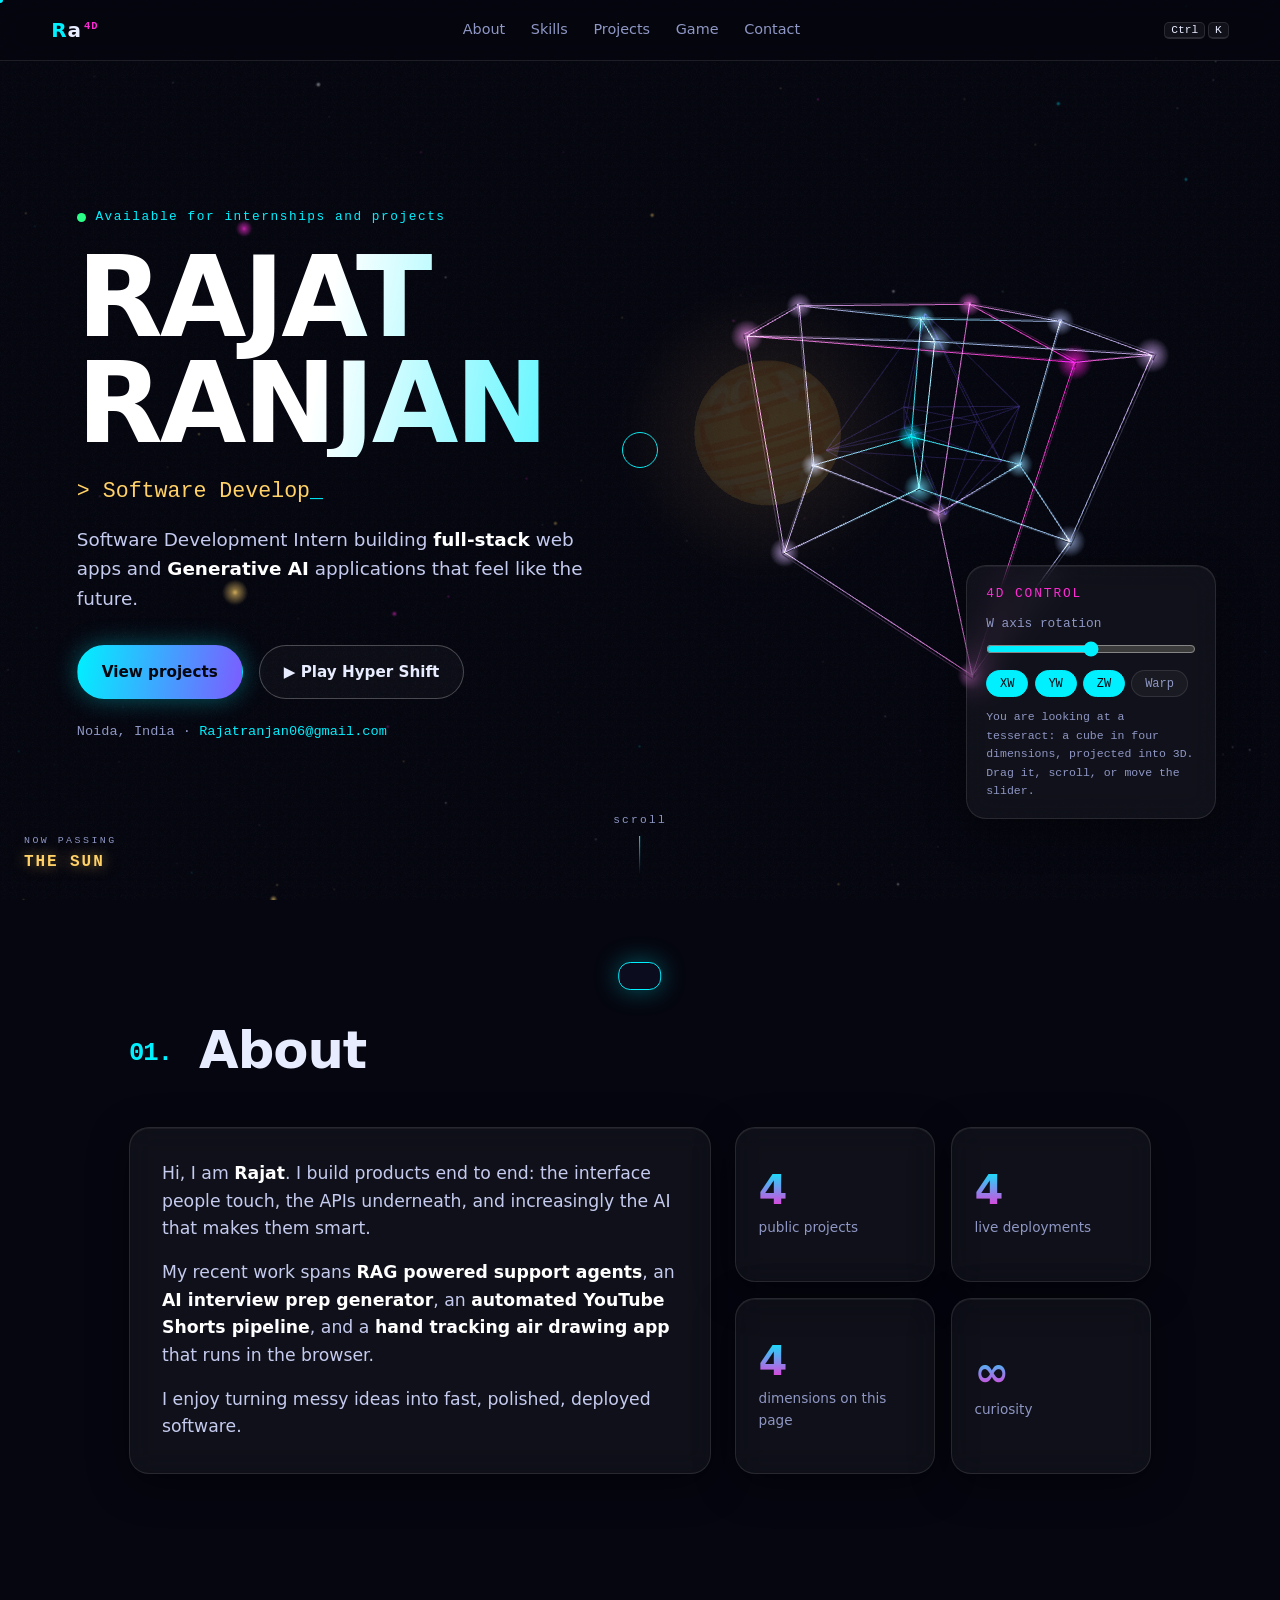
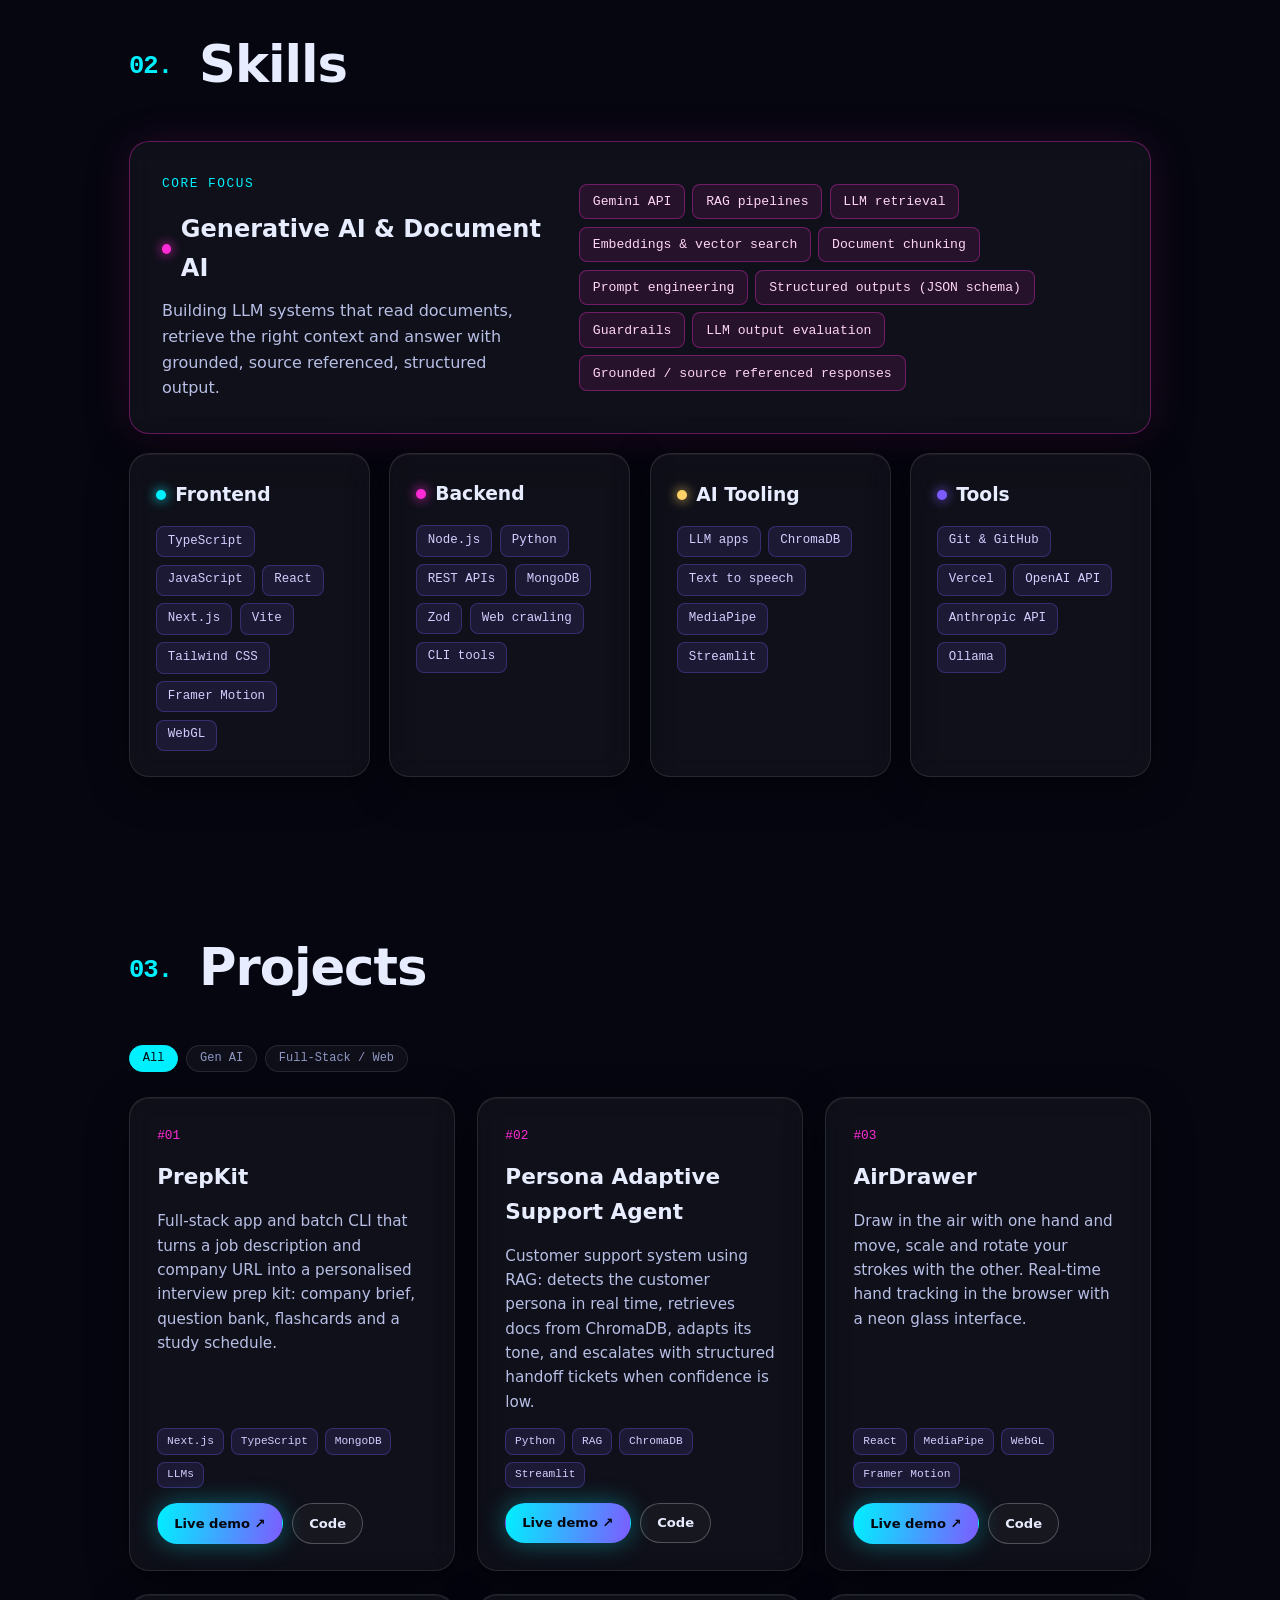
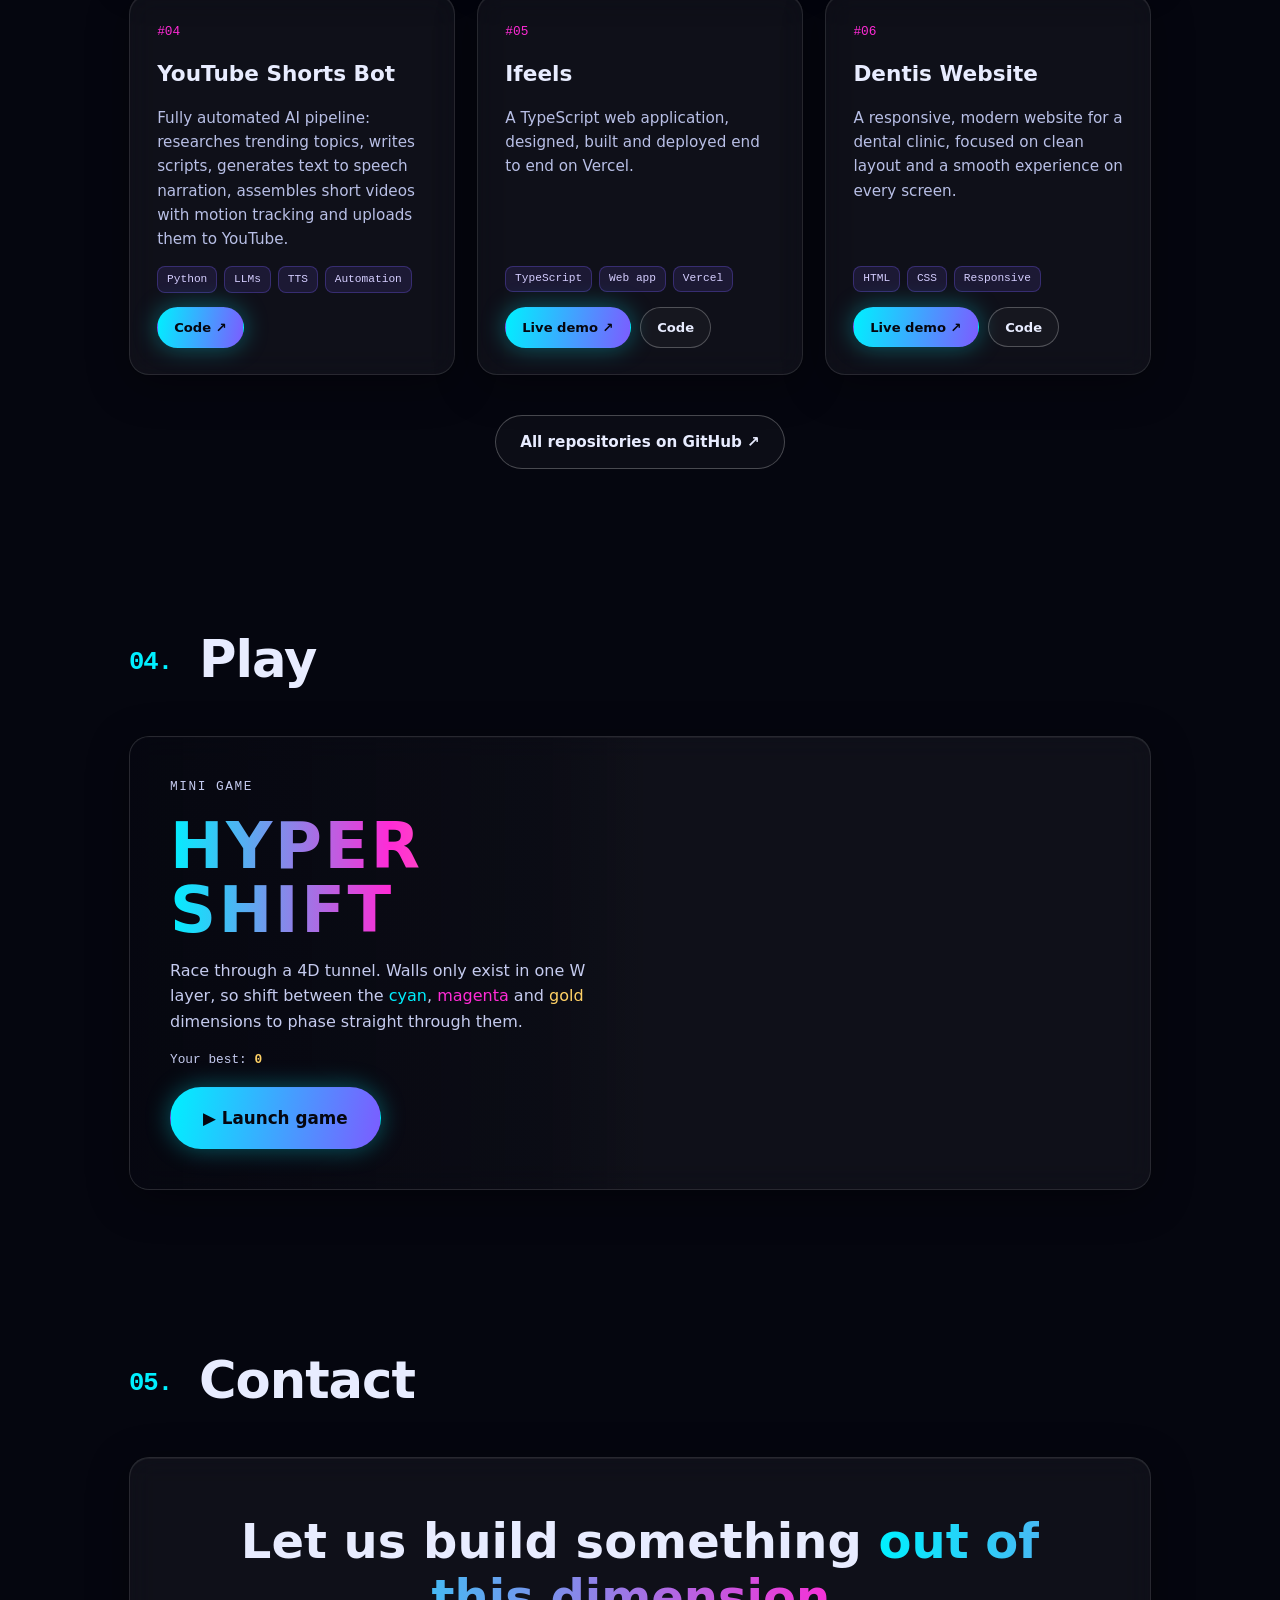
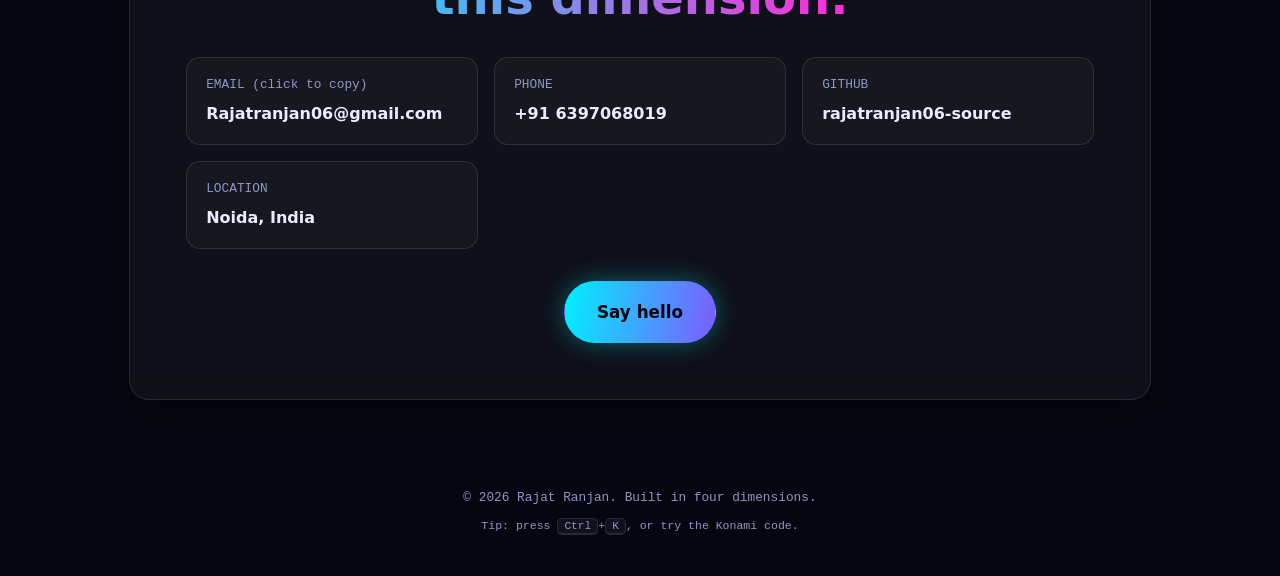
<file: index.html>
<!doctype html>
<html lang="en">
<head>
<meta charset="utf-8">
<meta name="viewport" content="width=device-width, initial-scale=1">
<title>Rajat Ranjan | Full-Stack & Gen AI Developer</title>
<meta name="description" content="Rajat Ranjan, Software Development Intern from Noida, India. Full-stack web apps and Generative AI applications: RAG agents, AI pipelines and gesture interfaces.">
<meta name="theme-color" content="#05060f">
<meta property="og:title" content="Rajat Ranjan | Full-Stack & Gen AI Developer">
<meta property="og:description" content="A 4D portfolio: projects, skills, a solar system and a hyperspace game.">
<link rel="icon" href="favicon.svg" type="image/svg+xml">
<link rel="stylesheet" href="css/style.css?v=2">
<script type="importmap">{"imports":{"three":"./vendor/three.module.min.js"}}</script>
</head>
<body>
<div id="progress" aria-hidden="true"></div>
<div id="cursor" aria-hidden="true"></div>
<div id="cursor-dot" aria-hidden="true"></div>
<canvas id="hyper" aria-hidden="true"></canvas>
<div class="noise" aria-hidden="true"></div>
<div id="planet-label" class="planet-label mono" aria-hidden="true"><span>NOW PASSING</span><b></b></div>

<header class="nav">
  <a href="#top" class="logo" aria-label="Rajat Ranjan, home"><span>R</span>a<em>4D</em></a>
  <nav>
    <a href="#about">About</a>
    <a href="#skills">Skills</a>
    <a href="#projects">Projects</a>
    <a href="#play">Game</a>
    <a href="#contact">Contact</a>
  </nav>
  <button class="kbd-btn" id="open-palette" aria-label="Open command palette"><kbd>Ctrl</kbd><kbd>K</kbd></button>
</header>

<main id="top">
  <section class="hero">
    <div class="hero-text">
      <p class="eyebrow mono"><span class="pulse"></span> Available for internships and projects</p>
      <h1 class="glitch" data-text="RAJAT RANJAN">RAJAT RANJAN</h1>
      <p class="role mono">&gt; <span id="typed"></span><span class="caret">_</span></p>
      <p class="lead">Software Development Intern building <strong>full-stack</strong> web apps and <strong>Generative AI</strong> applications that feel like the future.</p>
      <div class="cta">
        <a href="#projects" class="btn btn-primary magnetic">View projects</a>
        <a href="game.html" class="btn btn-ghost magnetic">&#9654; Play Hyper Shift</a>
      </div>
      <p class="meta mono">Noida, India &middot; <a href="mailto:Rajatranjan06@gmail.com">Rajatranjan06@gmail.com</a></p>
    </div>
    <div class="w-panel glass">
      <p class="mono small">4D CONTROL</p>
      <label class="mono small" for="w-slider">W axis rotation</label>
      <input type="range" id="w-slider" min="-314" max="314" value="0">
      <div class="toggles">
        <button class="chip active" data-plane="xw">XW</button>
        <button class="chip active" data-plane="yw">YW</button>
        <button class="chip active" data-plane="zw">ZW</button>
        <button class="chip" id="warp-btn">Warp</button>
      </div>
      <p class="mono tiny">You are looking at a tesseract: a cube in four dimensions, projected into 3D. Drag it, scroll, or move the slider.</p>
    </div>
    <a href="#about" class="scroll-hint mono" aria-label="Scroll down">scroll<span></span></a>
  </section>

  <section id="about" class="section">
    <h2 class="section-title reveal"><span class="mono">01.</span> About</h2>
    <div class="about-grid">
      <div class="glass about-card reveal">
        <p>Hi, I am <strong>Rajat</strong>. I build products end to end: the interface people touch, the APIs underneath, and increasingly the AI that makes them smart.</p>
        <p>My recent work spans <strong>RAG powered support agents</strong>, an <strong>AI interview prep generator</strong>, an <strong>automated YouTube Shorts pipeline</strong>, and a <strong>hand tracking air drawing app</strong> that runs in the browser.</p>
        <p>I enjoy turning messy ideas into fast, polished, deployed software.</p>
      </div>
      <div class="stats">
        <div class="stat glass reveal"><b data-count="6">0</b><span>public projects</span></div>
        <div class="stat glass reveal"><b data-count="5">0</b><span>live deployments</span></div>
        <div class="stat glass reveal"><b data-count="4">0</b><span>dimensions on this page</span></div>
        <div class="stat glass reveal"><b>&infin;</b><span>curiosity</span></div>
      </div>
    </div>
  </section>

  <section id="skills" class="section">
    <h2 class="section-title reveal"><span class="mono">02.</span> Skills</h2>
    <div class="skill-feature glass reveal tilt">
      <div class="sf-head">
        <p class="mono eyebrow">CORE FOCUS</p>
        <h3><i class="dot c2"></i>Generative AI &amp; Document AI</h3>
        <p>Building LLM systems that read documents, retrieve the right context and answer with grounded, source referenced, structured output.</p>
      </div>
      <ul class="tags big-tags"><li>Gemini API</li><li>RAG pipelines</li><li>LLM retrieval</li><li>Embeddings &amp; vector search</li><li>Document chunking</li><li>Prompt engineering</li><li>Structured outputs (JSON schema)</li><li>Guardrails</li><li>LLM output evaluation</li><li>Grounded / source referenced responses</li></ul>
    </div>
    <div class="skills-grid">
      <div class="skill-col glass reveal tilt">
        <h3><i class="dot c1"></i>Frontend</h3>
        <ul class="tags"><li>TypeScript</li><li>JavaScript</li><li>React</li><li>Next.js</li><li>Vite</li><li>Tailwind CSS</li><li>Framer Motion</li><li>WebGL</li></ul>
      </div>
      <div class="skill-col glass reveal tilt">
        <h3><i class="dot c2"></i>Backend</h3>
        <ul class="tags"><li>Node.js</li><li>Python</li><li>REST APIs</li><li>MongoDB</li><li>Zod</li><li>Web crawling</li><li>CLI tools</li></ul>
      </div>
      <div class="skill-col glass reveal tilt">
        <h3><i class="dot c3"></i>AI Tooling</h3>
        <ul class="tags"><li>LLM apps</li><li>ChromaDB</li><li>Text to speech</li><li>MediaPipe</li><li>Streamlit</li></ul>
      </div>
      <div class="skill-col glass reveal tilt">
        <h3><i class="dot c4"></i>Tools</h3>
        <ul class="tags"><li>Git &amp; GitHub</li><li>Vercel</li><li>OpenAI API</li><li>Anthropic API</li><li>Ollama</li></ul>
      </div>
    </div>
  </section>

  <section id="projects" class="section">
    <h2 class="section-title reveal"><span class="mono">03.</span> Projects</h2>
    <div class="filters reveal" role="tablist">
      <button class="chip active" data-filter="all">All</button>
      <button class="chip" data-filter="ai">Gen AI</button>
      <button class="chip" data-filter="web">Full-Stack / Web</button>
    </div>
    <div class="projects">
      <article class="project glass tilt reveal" data-tags="ai web">
        <div class="glare"></div>
        <p class="p-num mono">#01</p>
        <h3>PrepKit</h3>
        <p>Full-stack app and batch CLI that turns a job description and company URL into a personalised interview prep kit: company brief, question bank, flashcards and a study schedule.</p>
        <ul class="tags small"><li>Next.js</li><li>TypeScript</li><li>MongoDB</li><li>LLMs</li></ul>
        <div class="p-links">
          <a href="https://prep-kit-eight.vercel.app" target="_blank" rel="noopener" class="btn btn-primary sm">Live demo &#8599;</a>
          <a href="https://github.com/rajatranjan06-source/PrepKit" target="_blank" rel="noopener" class="btn btn-ghost sm">Code</a>
        </div>
      </article>
      <article class="project glass tilt reveal" data-tags="ai">
        <div class="glare"></div>
        <p class="p-num mono">#02</p>
        <h3>Persona Adaptive Support Agent</h3>
        <p>Customer support system using RAG: detects the customer persona in real time, retrieves docs from ChromaDB, adapts its tone, and escalates with structured handoff tickets when confidence is low.</p>
        <ul class="tags small"><li>Python</li><li>RAG</li><li>ChromaDB</li><li>Streamlit</li></ul>
        <div class="p-links">
          <a href="https://persona-adaptive-saas-customer-support-agent.streamlit.app/" target="_blank" rel="noopener" class="btn btn-primary sm">Live demo &#8599;</a>
          <a href="https://github.com/rajatranjan06-source/Persona-Adaptive-Customer-Support-Agent" target="_blank" rel="noopener" class="btn btn-ghost sm">Code</a>
        </div>
      </article>
      <article class="project glass tilt reveal" data-tags="ai web">
        <div class="glare"></div>
        <p class="p-num mono">#03</p>
        <h3>AirDrawer</h3>
        <p>Draw in the air with one hand and move, scale and rotate your strokes with the other. Real-time hand tracking in the browser with a neon glass interface.</p>
        <ul class="tags small"><li>React</li><li>MediaPipe</li><li>WebGL</li><li>Framer Motion</li></ul>
        <div class="p-links">
          <a href="https://air-drawer-two.vercel.app" target="_blank" rel="noopener" class="btn btn-primary sm">Live demo &#8599;</a>
          <a href="https://github.com/rajatranjan06-source/AirDrawer" target="_blank" rel="noopener" class="btn btn-ghost sm">Code</a>
        </div>
      </article>
      <article class="project glass tilt reveal" data-tags="ai">
        <div class="glare"></div>
        <p class="p-num mono">#04</p>
        <h3>YouTube Shorts Bot</h3>
        <p>Fully automated AI pipeline: researches trending topics, writes scripts, generates text to speech narration, assembles short videos with motion tracking and uploads them to YouTube.</p>
        <ul class="tags small"><li>Python</li><li>LLMs</li><li>TTS</li><li>Automation</li></ul>
        <div class="p-links">
          <a href="https://github.com/rajatranjan06-source/youtube-shorts-bot" target="_blank" rel="noopener" class="btn btn-primary sm">Code &#8599;</a>
        </div>
      </article>
      <article class="project glass tilt reveal" data-tags="web">
        <div class="glare"></div>
        <p class="p-num mono">#05</p>
        <h3>Ifeels</h3>
        <p>A TypeScript web application, designed, built and deployed end to end on Vercel.</p>
        <ul class="tags small"><li>TypeScript</li><li>Web app</li><li>Vercel</li></ul>
        <div class="p-links">
          <a href="https://ifeels.vercel.app" target="_blank" rel="noopener" class="btn btn-primary sm">Live demo &#8599;</a>
          <a href="https://github.com/rajatranjan06-source/Ifeels" target="_blank" rel="noopener" class="btn btn-ghost sm">Code</a>
        </div>
      </article>
      <article class="project glass tilt reveal" data-tags="web">
        <div class="glare"></div>
        <p class="p-num mono">#06</p>
        <h3>Dentis Website</h3>
        <p>A responsive, modern website for a dental clinic, focused on clean layout and a smooth experience on every screen.</p>
        <ul class="tags small"><li>HTML</li><li>CSS</li><li>Responsive</li></ul>
        <div class="p-links">
          <a href="https://dentis-website-omega.vercel.app" target="_blank" rel="noopener" class="btn btn-primary sm">Live demo &#8599;</a>
          <a href="https://github.com/rajatranjan06-source/dentis-website" target="_blank" rel="noopener" class="btn btn-ghost sm">Code</a>
        </div>
      </article>
    </div>
    <p class="center reveal"><a class="btn btn-ghost magnetic" href="https://github.com/rajatranjan06-source" target="_blank" rel="noopener">All repositories on GitHub &#8599;</a></p>
  </section>

  <section id="play" class="section">
    <h2 class="section-title reveal"><span class="mono">04.</span> Play</h2>
    <div class="game-teaser glass reveal">
      <canvas id="teaser" aria-hidden="true"></canvas>
      <div class="teaser-content">
        <p class="mono eyebrow">MINI GAME</p>
        <h3>HYPER SHIFT</h3>
        <p>Race through a 4D tunnel. Walls only exist in one W layer, so shift between the <span class="c1t">cyan</span>, <span class="c2t">magenta</span> and <span class="c3t">gold</span> dimensions to phase straight through them.</p>
        <p class="mono small">Your best: <b id="best-score">0</b></p>
        <a href="game.html" class="btn btn-primary magnetic big">&#9654; Launch game</a>
      </div>
    </div>
  </section>

  <section id="contact" class="section">
    <h2 class="section-title reveal"><span class="mono">05.</span> Contact</h2>
    <div class="contact glass reveal">
      <h3 class="big-h">Let us build something <span class="grad">out of this dimension.</span></h3>
      <div class="contact-grid">
        <button class="contact-item" id="copy-email" data-copy="Rajatranjan06@gmail.com"><span class="mono small">EMAIL (click to copy)</span><b>Rajatranjan06@gmail.com</b></button>
        <a class="contact-item" href="tel:+916397068019"><span class="mono small">PHONE</span><b>+91 6397068019</b></a>
        <a class="contact-item" href="https://github.com/rajatranjan06-source" target="_blank" rel="noopener"><span class="mono small">GITHUB</span><b>rajatranjan06-source</b></a>
        <div class="contact-item"><span class="mono small">LOCATION</span><b>Noida, India</b></div>
      </div>
      <a href="mailto:Rajatranjan06@gmail.com?subject=Hello%20Rajat" class="btn btn-primary magnetic big">Say hello</a>
    </div>
  </section>
</main>

<footer class="footer mono small">
  <p>&copy; <span id="year">2026</span> Rajat Ranjan. Built in four dimensions.</p>
  <p class="tiny">Tip: press <kbd>Ctrl</kbd>+<kbd>K</kbd>, or try the Konami code.</p>
</footer>

<div id="palette" class="palette" hidden>
  <div class="palette-box glass">
    <input id="palette-in" placeholder="Jump to, open, copy..." aria-label="Command">
    <ul id="palette-list"></ul>
  </div>
</div>
<div id="toast" class="toast mono" role="status"></div>

<script type="module" src="js/main.js?v=2"></script>
</body>
</html>
</file>
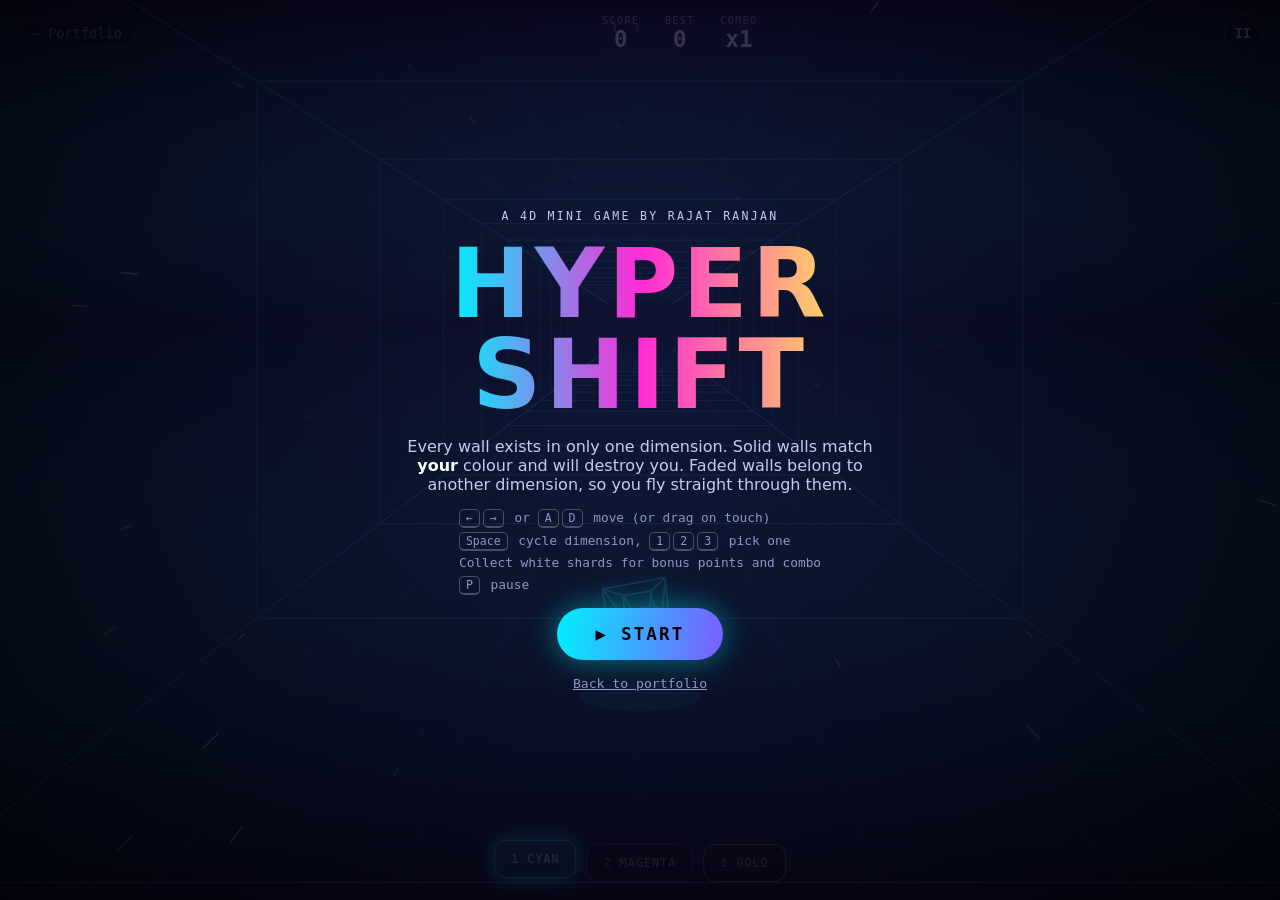
<file: game.html>
<!doctype html>
<html lang="en">
<head>
<meta charset="utf-8">
<meta name="viewport" content="width=device-width, initial-scale=1, maximum-scale=1, user-scalable=no">
<title>Hyper Shift | A 4D game by Rajat Ranjan</title>
<meta name="description" content="Hyper Shift: race through a 4D tunnel and shift between dimensions to phase through walls. A mini game by Rajat Ranjan.">
<meta name="theme-color" content="#05060f">
<link rel="icon" href="favicon.svg" type="image/svg+xml">
<link rel="stylesheet" href="css/game.css?v=1">
</head>
<body>
<canvas id="game"></canvas>

<div class="hud mono" id="hud">
  <a href="index.html" class="back">&larr; Portfolio</a>
  <div class="hud-mid">
    <div><small>SCORE</small><b id="score">0</b></div>
    <div><small>BEST</small><b id="best">0</b></div>
    <div><small>COMBO</small><b id="combo">x1</b></div>
  </div>
  <button id="pause-btn" class="icon" aria-label="Pause">II</button>
</div>

<div class="phase-bar" id="phase-bar">
  <button data-p="0" class="ph ph0 active" aria-label="Shift to cyan dimension"><span>1</span>CYAN</button>
  <button data-p="1" class="ph ph1" aria-label="Shift to magenta dimension"><span>2</span>MAGENTA</button>
  <button data-p="2" class="ph ph2" aria-label="Shift to gold dimension"><span>3</span>GOLD</button>
</div>

<div class="overlay" id="menu">
  <div class="panel">
    <p class="mono tag">A 4D MINI GAME BY RAJAT RANJAN</p>
    <h1>HYPER<br>SHIFT</h1>
    <p>Every wall exists in only one dimension. Solid walls match <b>your</b> colour and will destroy you. Faded walls belong to another dimension, so you fly straight through them.</p>
    <ul class="mono keys">
      <li><kbd>&larr;</kbd><kbd>&rarr;</kbd> or <kbd>A</kbd><kbd>D</kbd> move (or drag on touch)</li>
      <li><kbd>Space</kbd> cycle dimension, <kbd>1</kbd><kbd>2</kbd><kbd>3</kbd> pick one</li>
      <li>Collect white shards for bonus points and combo</li>
      <li><kbd>P</kbd> pause</li>
    </ul>
    <button class="btn" id="start">&#9654; START</button>
    <a class="link mono" href="index.html">Back to portfolio</a>
  </div>
</div>

<div class="overlay" id="over" hidden>
  <div class="panel">
    <p class="mono tag">DIMENSIONAL COLLAPSE</p>
    <h2 id="over-title">GAME OVER</h2>
    <p class="final mono">Score <b id="final">0</b></p>
    <p class="mono small" id="best-line"></p>
    <button class="btn" id="restart">&#8635; PLAY AGAIN</button>
    <div class="row">
      <a class="link mono" href="index.html">Back to portfolio</a>
      <a class="link mono" href="index.html#projects">See Rajat's projects</a>
      <a class="link mono" href="mailto:Rajatranjan06@gmail.com?subject=I%20played%20Hyper%20Shift" id="brag">Tell Rajat your score</a>
    </div>
  </div>
</div>

<div class="overlay" id="paused" hidden>
  <div class="panel">
    <h2>PAUSED</h2>
    <button class="btn" id="resume">&#9654; RESUME</button>
    <a class="link mono" href="index.html">Back to portfolio</a>
  </div>
</div>

<script src="js/game.js?v=1"></script>
</body>
</html>
</file>
<file: css/style.css>
:root{
  --bg:#05060f; --bg2:#0b0d1f; --text:#e8ecff; --muted:#8f97c4;
  --c1:#00f0ff; --c2:#ff2bd6; --c3:#ffd166; --c4:#7c5cff;
  --glass:rgba(255,255,255,.045); --line:rgba(255,255,255,.1);
  --mono:ui-monospace,"SFMono-Regular","JetBrains Mono",Menlo,Consolas,monospace;
  --sans:system-ui,-apple-system,"Segoe UI",Roboto,Inter,sans-serif;
}
*{box-sizing:border-box;margin:0;padding:0}
html{scroll-behavior:smooth}
body{background:radial-gradient(1200px 800px at 80% -10%,#1a0f3d 0%,transparent 60%),radial-gradient(900px 700px at -10% 110%,#002a3a 0%,transparent 60%),var(--bg);color:var(--text);font-family:var(--sans);line-height:1.6;overflow-x:hidden;min-height:100vh}
a{color:inherit}
.mono{font-family:var(--mono)}
.small{font-size:.8rem}.tiny{font-size:.72rem;color:var(--muted)}
.center{text-align:center;margin-top:2.5rem}
kbd{font-family:var(--mono);font-size:.7rem;border:1px solid var(--line);border-bottom-width:2px;border-radius:5px;padding:1px 6px;background:rgba(255,255,255,.05)}

#hyper{position:fixed;inset:0;width:100vw;height:100vh;z-index:0;display:block}
.noise{position:fixed;inset:0;pointer-events:none;z-index:1;opacity:.06;background-image:url("data:image/svg+xml;utf8,<svg xmlns='http://www.w3.org/2000/svg' width='160' height='160'><filter id='n'><feTurbulence baseFrequency='.9' numOctaves='2'/></filter><rect width='100%' height='100%' filter='url(%23n)'/></svg>")}
#progress{position:fixed;top:0;left:0;height:3px;width:0;z-index:60;background:linear-gradient(90deg,var(--c1),var(--c2),var(--c3));box-shadow:0 0 12px var(--c1)}

#cursor,#cursor-dot{position:fixed;top:0;left:0;pointer-events:none;z-index:100;border-radius:50%;transform:translate(-50%,-50%)}
#cursor{width:36px;height:36px;border:1.5px solid var(--c1);transition:width .2s,height .2s,background .2s,border-color .2s;mix-blend-mode:difference}
#cursor.hover{width:64px;height:64px;background:rgba(0,240,255,.15);border-color:var(--c2)}
#cursor-dot{width:6px;height:6px;background:var(--c1)}
@media (hover:none){#cursor,#cursor-dot{display:none}}

.nav{position:fixed;top:0;left:0;right:0;z-index:50;display:flex;align-items:center;justify-content:space-between;padding:14px 4vw;backdrop-filter:blur(12px);-webkit-backdrop-filter:blur(12px);background:rgba(5,6,15,.45);border-bottom:1px solid var(--line)}
.logo{font-weight:800;font-size:1.25rem;text-decoration:none;letter-spacing:.05em}
.logo span{color:var(--c1)}.logo em{font-style:normal;font-size:.65rem;color:var(--c2);vertical-align:super;margin-left:2px;font-family:var(--mono)}
.nav nav{display:flex;gap:1.6rem}
.nav nav a{text-decoration:none;color:var(--muted);font-size:.9rem;position:relative;transition:color .2s}
.nav nav a:hover,.nav nav a.active{color:var(--text)}
.nav nav a::after{content:"";position:absolute;left:0;bottom:-4px;height:2px;width:0;background:var(--c1);transition:width .25s}
.nav nav a:hover::after,.nav nav a.active::after{width:100%}
.kbd-btn{background:none;border:0;color:var(--text);cursor:pointer;display:flex;gap:3px}
@media (max-width:820px){.nav nav{display:none}}

main,footer{position:relative;z-index:2}
.section{max-width:1150px;margin:0 auto;padding:110px 5vw 40px}
.section-title{font-size:clamp(2rem,5vw,3.2rem);margin-bottom:2.2rem;letter-spacing:-.02em}
.section-title span{color:var(--c1);font-size:.5em;vertical-align:middle;margin-right:.4em}

.glass{background:var(--glass);border:1px solid var(--line);border-radius:20px;backdrop-filter:blur(14px);-webkit-backdrop-filter:blur(14px);box-shadow:0 10px 40px rgba(0,0,0,.35),inset 0 1px 0 rgba(255,255,255,.06)}

.hero{min-height:100vh;display:flex;align-items:center;padding:110px 6vw 60px;position:relative}
.hero-text{max-width:640px}
.eyebrow{color:var(--c1);font-size:.8rem;letter-spacing:.12em;display:flex;align-items:center;gap:.6rem;margin-bottom:1rem}
.pulse{width:9px;height:9px;border-radius:50%;background:#2bff88;box-shadow:0 0 0 0 rgba(43,255,136,.7);animation:pulse 1.8s infinite}
@keyframes pulse{70%{box-shadow:0 0 0 12px rgba(43,255,136,0)}100%{box-shadow:0 0 0 0 rgba(43,255,136,0)}}
h1{font-size:clamp(3rem,10vw,7rem);line-height:.95;font-weight:900;letter-spacing:-.03em;background:linear-gradient(100deg,#fff 20%,var(--c1) 50%,var(--c2) 80%);-webkit-background-clip:text;background-clip:text;color:transparent;background-size:200% 100%;animation:shine 6s linear infinite}
@keyframes shine{to{background-position:-200% 0}}
.glitch{position:relative}
.glitch::before,.glitch::after{content:attr(data-text);position:absolute;inset:0;background:inherit;-webkit-background-clip:text;background-clip:text;opacity:0}
.glitch:hover::before{opacity:.8;animation:g1 .4s steps(2) infinite;color:var(--c2);-webkit-text-fill-color:var(--c2)}
.glitch:hover::after{opacity:.8;animation:g2 .4s steps(2) infinite;color:var(--c1);-webkit-text-fill-color:var(--c1)}
@keyframes g1{0%{clip-path:inset(10% 0 60% 0);transform:translate(-4px,0)}100%{clip-path:inset(60% 0 10% 0);transform:translate(4px,0)}}
@keyframes g2{0%{clip-path:inset(50% 0 20% 0);transform:translate(4px,0)}100%{clip-path:inset(20% 0 50% 0);transform:translate(-4px,0)}}
.role{font-size:clamp(1rem,2.3vw,1.35rem);color:var(--c3);margin:1.1rem 0 1rem;min-height:1.6em}
.caret{animation:blink 1s steps(1) infinite;color:var(--c1)}
@keyframes blink{50%{opacity:0}}
.lead{font-size:1.15rem;color:#c5cbef;max-width:520px}
.lead strong{color:#fff}
.cta{display:flex;gap:1rem;flex-wrap:wrap;margin:2rem 0 1.4rem}
.meta{color:var(--muted);font-size:.85rem}
.meta a{color:var(--c1);text-decoration:none}

.btn{display:inline-flex;align-items:center;gap:.5rem;padding:.85rem 1.5rem;border-radius:999px;font-weight:700;text-decoration:none;font-size:.95rem;cursor:pointer;border:1px solid transparent;transition:transform .2s,box-shadow .25s,background .25s;font-family:inherit}
.btn-primary{background:linear-gradient(100deg,var(--c1),var(--c4));color:#05060f;box-shadow:0 0 25px rgba(0,240,255,.35)}
.btn-primary:hover{box-shadow:0 0 45px rgba(0,240,255,.6)}
.btn-ghost{border-color:rgba(255,255,255,.25);color:var(--text);background:rgba(255,255,255,.03)}
.btn-ghost:hover{border-color:var(--c2);box-shadow:0 0 25px rgba(255,43,214,.3)}
.btn.sm{padding:.55rem 1rem;font-size:.82rem}
.btn.big{padding:1.05rem 2rem;font-size:1.05rem}

.w-panel{position:absolute;right:5vw;bottom:9vh;width:250px;padding:1.1rem 1.2rem}
.w-panel p:first-child{color:var(--c2);letter-spacing:.15em;margin-bottom:.6rem}
.w-panel label{display:block;color:var(--muted);margin-bottom:.3rem}
input[type=range]{width:100%;accent-color:var(--c1);margin-bottom:.8rem}
.toggles{display:flex;gap:.4rem;flex-wrap:wrap;margin-bottom:.7rem}
@media (max-width:980px){.w-panel{position:relative;right:auto;bottom:auto;margin-top:2rem;width:100%;max-width:340px}.hero{flex-direction:column;align-items:flex-start;justify-content:center}}

.chip{font-family:var(--mono);font-size:.75rem;padding:.35rem .8rem;border-radius:999px;background:rgba(255,255,255,.04);color:var(--muted);border:1px solid var(--line);cursor:pointer;transition:all .2s}
.chip:hover{color:var(--text);border-color:var(--c1)}
.chip.active{color:#05060f;background:var(--c1);border-color:var(--c1)}

.scroll-hint{position:absolute;bottom:26px;left:50%;transform:translateX(-50%);color:var(--muted);font-size:.7rem;text-decoration:none;display:flex;flex-direction:column;align-items:center;gap:6px;letter-spacing:.2em}
.scroll-hint span{width:1px;height:38px;background:linear-gradient(var(--c1),transparent);animation:drop 1.6s infinite}
@keyframes drop{0%{transform:scaleY(0);transform-origin:top}50%{transform:scaleY(1);transform-origin:top}51%{transform-origin:bottom}100%{transform:scaleY(0);transform-origin:bottom}}

.about-grid{display:grid;grid-template-columns:1.4fr 1fr;gap:1.5rem}
.about-card{padding:2rem;font-size:1.08rem;color:#c5cbef}
.about-card p+p{margin-top:1rem}
.about-card strong{color:#fff}
.stats{display:grid;grid-template-columns:1fr 1fr;gap:1rem}
.stat{padding:1.4rem;display:flex;flex-direction:column;justify-content:center}
.stat b{font-size:2.6rem;line-height:1;background:linear-gradient(var(--c1),var(--c2));-webkit-background-clip:text;background-clip:text;color:transparent}
.stat span{color:var(--muted);font-size:.85rem;margin-top:.4rem}
@media (max-width:820px){.about-grid{grid-template-columns:1fr}}

.skills-grid{display:grid;grid-template-columns:repeat(auto-fit,minmax(240px,1fr));gap:1.2rem}
.skill-col{padding:1.6rem}
.skill-col h3{display:flex;align-items:center;gap:.6rem;margin-bottom:1rem}
.dot{width:10px;height:10px;border-radius:50%;display:inline-block}
.dot.c1{background:var(--c1);box-shadow:0 0 12px var(--c1)}.dot.c2{background:var(--c2);box-shadow:0 0 12px var(--c2)}.dot.c3{background:var(--c3);box-shadow:0 0 12px var(--c3)}.dot.c4{background:var(--c4);box-shadow:0 0 12px var(--c4)}
.tags{list-style:none;display:flex;flex-wrap:wrap;gap:.45rem}
.tags li{font-family:var(--mono);font-size:.78rem;padding:.3rem .7rem;border-radius:8px;background:rgba(124,92,255,.12);border:1px solid rgba(124,92,255,.3);color:#d5ceff}
.tags.small li{font-size:.7rem;padding:.2rem .55rem}

.tilt{transform-style:preserve-3d;transition:transform .15s ease-out}
.filters{display:flex;gap:.5rem;margin-bottom:1.6rem;flex-wrap:wrap}
.projects{display:grid;grid-template-columns:repeat(auto-fill,minmax(320px,1fr));gap:1.4rem}
.project{padding:1.7rem;position:relative;overflow:hidden;display:flex;flex-direction:column;gap:.9rem}
.project.hide{display:none}
.project h3{font-size:1.35rem;transform:translateZ(30px)}
.project>p:not(.p-num){color:#b8bfe6;font-size:.95rem;flex:1}
.p-num{color:var(--c2);font-size:.8rem}
.p-links{display:flex;gap:.6rem;flex-wrap:wrap;transform:translateZ(20px)}
.glare{position:absolute;inset:0;pointer-events:none;background:radial-gradient(circle at var(--gx,50%) var(--gy,50%),rgba(255,255,255,.14),transparent 45%);opacity:0;transition:opacity .3s}
.project:hover .glare{opacity:1}
.project::before{content:"";position:absolute;inset:-1px;border-radius:20px;padding:1px;background:linear-gradient(130deg,var(--c1),transparent 40%,transparent 60%,var(--c2));-webkit-mask:linear-gradient(#000 0 0) content-box,linear-gradient(#000 0 0);-webkit-mask-composite:xor;mask-composite:exclude;opacity:0;transition:opacity .3s}
.project:hover::before{opacity:1}

.game-teaser{position:relative;overflow:hidden;min-height:420px;display:flex;align-items:center}
#teaser{position:absolute;inset:0;width:100%;height:100%}
.teaser-content{position:relative;padding:2.5rem;max-width:520px;background:linear-gradient(90deg,rgba(5,6,15,.85),rgba(5,6,15,.4) 80%,transparent);height:100%}
.teaser-content h3{font-size:clamp(2.4rem,6vw,4rem);font-weight:900;letter-spacing:.04em;line-height:1;margin:.4rem 0 1rem;background:linear-gradient(90deg,var(--c1),var(--c2),var(--c3));-webkit-background-clip:text;background-clip:text;color:transparent}
.teaser-content p{color:#c5cbef;margin-bottom:1rem}
.teaser-content b{color:var(--c3)}
.c1t{color:var(--c1)}.c2t{color:var(--c2)}.c3t{color:var(--c3)}


.contact{padding:clamp(1.6rem,5vw,3.5rem);text-align:center}
.big-h{font-size:clamp(1.8rem,4.5vw,3rem);line-height:1.15;margin-bottom:2rem}
.grad{background:linear-gradient(90deg,var(--c1),var(--c2));-webkit-background-clip:text;background-clip:text;color:transparent}
.contact-grid{display:grid;grid-template-columns:repeat(auto-fit,minmax(220px,1fr));gap:1rem;margin-bottom:2rem;text-align:left}
.contact-item{display:flex;flex-direction:column;gap:.3rem;padding:1.1rem 1.2rem;border-radius:14px;border:1px solid var(--line);background:rgba(255,255,255,.03);text-decoration:none;color:var(--text);font:inherit;cursor:pointer;transition:border-color .2s,transform .2s;text-align:left;overflow-wrap:anywhere}
.contact-item:hover{border-color:var(--c1);transform:translateY(-3px)}
.contact-item span{color:var(--muted)}

.footer{text-align:center;padding:3rem 1rem 2.5rem;color:var(--muted)}
.footer p+p{margin-top:.5rem}

.reveal{opacity:0;transform:translateY(40px) rotateX(12deg);transition:opacity .8s,transform .8s cubic-bezier(.2,.8,.2,1)}
.reveal.in{opacity:1;transform:none}

.palette{position:fixed;inset:0;z-index:200;background:rgba(2,3,10,.6);display:flex;justify-content:center;align-items:flex-start;padding-top:16vh}
.palette[hidden]{display:none}
.palette-box{width:min(560px,92vw);overflow:hidden;background:rgba(12,14,32,.92)}
.palette-box input{width:100%;padding:1.1rem 1.3rem;background:none;border:0;border-bottom:1px solid var(--line);color:var(--text);font-size:1.05rem;outline:none;font-family:inherit}
.palette-box ul{list-style:none;max-height:340px;overflow-y:auto;padding:.4rem}
.palette-box li{padding:.7rem 1rem;border-radius:10px;cursor:pointer;display:flex;justify-content:space-between;color:#c5cbef}
.palette-box li small{color:var(--muted);font-family:var(--mono)}
.palette-box li.sel{background:rgba(0,240,255,.12);color:#fff}

.toast{position:fixed;left:50%;bottom:30px;transform:translate(-50%,120px);z-index:300;padding:.8rem 1.3rem;border-radius:12px;background:rgba(12,14,32,.95);border:1px solid var(--c1);box-shadow:0 0 25px rgba(0,240,255,.35);transition:transform .35s cubic-bezier(.2,.8,.2,1);font-size:.88rem}
.toast.show{transform:translate(-50%,0)}

body.warp h1{animation:shine 1s linear infinite}
body.rainbow{animation:hue 3s linear infinite}
@keyframes hue{to{filter:hue-rotate(360deg)}}

@media (prefers-reduced-motion:reduce){*{animation:none!important;transition:none!important}.reveal{opacity:1;transform:none}}

.skill-feature{padding:2rem;margin-bottom:1.2rem;display:grid;grid-template-columns:1fr 1.4fr;gap:2rem;align-items:center;border-color:rgba(255,43,214,.35);box-shadow:0 0 40px rgba(255,43,214,.12),0 10px 40px rgba(0,0,0,.35)}
.skill-feature h3{display:flex;align-items:center;gap:.6rem;font-size:1.5rem;margin:.3rem 0 .7rem}
.sf-head p:last-child{color:#b8bfe6}
.big-tags li{font-size:.82rem;padding:.4rem .8rem;background:rgba(255,43,214,.1);border-color:rgba(255,43,214,.35);color:#ffd6f6}
@media (max-width:820px){.skill-feature{grid-template-columns:1fr}}
.planet-label{position:fixed;left:24px;bottom:24px;z-index:3;display:flex;flex-direction:column;gap:2px;opacity:0;transform:translateY(12px);transition:opacity .4s,transform .4s;pointer-events:none}
.planet-label span{font-size:.62rem;letter-spacing:.25em;color:var(--muted)}
.planet-label b{font-size:1rem;letter-spacing:.12em;text-transform:uppercase;color:var(--c3);text-shadow:0 0 14px rgba(255,209,102,.6)}
.planet-label.show{opacity:1;transform:none}
@media (max-width:760px){.planet-label{left:14px;bottom:14px}}
</file>
<file: css/game.css>
:root{--c0:#00f0ff;--c1:#ff2bd6;--c2:#ffd166;--bg:#05060f;--text:#e8ecff;--muted:#8f97c4;--mono:ui-monospace,"SFMono-Regular",Menlo,Consolas,monospace}
*{box-sizing:border-box;margin:0;padding:0}
html,body{height:100%;overflow:hidden;background:var(--bg);color:var(--text);font-family:system-ui,-apple-system,"Segoe UI",Roboto,sans-serif;touch-action:none;user-select:none;-webkit-user-select:none}
.mono{font-family:var(--mono)}
#game{position:fixed;inset:0;width:100vw;height:100vh;display:block}
kbd{font-family:var(--mono);font-size:.72rem;border:1px solid rgba(255,255,255,.25);border-bottom-width:2px;border-radius:5px;padding:1px 6px;margin-right:3px}

.hud{position:fixed;top:0;left:0;right:0;display:flex;justify-content:space-between;align-items:center;padding:14px 18px;z-index:5;pointer-events:none}
.hud>*{pointer-events:auto}
.back{color:var(--muted);text-decoration:none;font-size:.85rem;padding:.4rem .8rem;border:1px solid rgba(255,255,255,.15);border-radius:999px;background:rgba(5,6,15,.5)}
.back:hover{color:#fff;border-color:var(--c0)}
.hud-mid{display:flex;gap:1.6rem;text-align:center}
.hud-mid small{display:block;font-size:.62rem;color:var(--muted);letter-spacing:.15em}
.hud-mid b{font-size:1.4rem}
.icon{width:38px;height:38px;border-radius:50%;border:1px solid rgba(255,255,255,.2);background:rgba(5,6,15,.5);color:#fff;font-weight:800;cursor:pointer;font-family:var(--mono)}
@media (max-width:560px){.hud-mid{gap:.9rem}.hud-mid b{font-size:1.05rem}.back{font-size:.75rem}}

.phase-bar{position:fixed;bottom:18px;left:50%;transform:translateX(-50%);display:flex;gap:10px;z-index:5}
.ph{font-family:var(--mono);font-size:.72rem;letter-spacing:.1em;padding:.7rem 1rem;border-radius:12px;background:rgba(5,6,15,.6);color:#fff;cursor:pointer;border:1.5px solid;opacity:.55;transition:all .15s;display:flex;align-items:center;gap:.5rem}
.ph span{font-weight:800;opacity:.7}
.ph0{border-color:var(--c0)}.ph1{border-color:var(--c1)}.ph2{border-color:var(--c2)}
.ph.active{opacity:1;transform:translateY(-4px)}
.ph0.active{background:rgba(0,240,255,.25);box-shadow:0 0 20px var(--c0)}
.ph1.active{background:rgba(255,43,214,.25);box-shadow:0 0 20px var(--c1)}
.ph2.active{background:rgba(255,209,102,.25);box-shadow:0 0 20px var(--c2)}
@media (max-width:560px){.ph{padding:.95rem .9rem}}

.overlay{position:fixed;inset:0;z-index:10;display:flex;align-items:center;justify-content:center;background:radial-gradient(circle at 50% 40%,rgba(20,10,50,.75),rgba(2,3,10,.92));padding:20px}
.overlay[hidden]{display:none}
.panel{max-width:480px;text-align:center;display:flex;flex-direction:column;align-items:center;gap:1rem}
.tag{color:var(--c0);font-size:.72rem;letter-spacing:.2em}
h1,h2{font-weight:900;letter-spacing:.04em;line-height:.95;background:linear-gradient(90deg,var(--c0),var(--c1),var(--c2));-webkit-background-clip:text;background-clip:text;color:transparent}
h1{font-size:clamp(3.5rem,14vw,6rem)}
h2{font-size:clamp(2.5rem,10vw,4rem)}
.panel p{color:#c5cbef}
.panel b{color:#fff}
.keys{list-style:none;font-size:.8rem;color:var(--muted);display:flex;flex-direction:column;gap:.45rem;text-align:left}
.btn{font-family:var(--mono);font-weight:800;font-size:1.1rem;letter-spacing:.12em;padding:1rem 2.4rem;border-radius:999px;border:0;cursor:pointer;color:#05060f;background:linear-gradient(100deg,var(--c0),#7c5cff);box-shadow:0 0 30px rgba(0,240,255,.45);transition:transform .15s}
.btn:hover{transform:scale(1.05)}
.link{color:var(--muted);font-size:.82rem}
.link:hover{color:var(--c1)}
.row{display:flex;gap:1.2rem;flex-wrap:wrap;justify-content:center}
.final{font-size:1.5rem}
.final b{color:var(--c2);font-size:2.4rem}
.small{font-size:.85rem}
</file>
